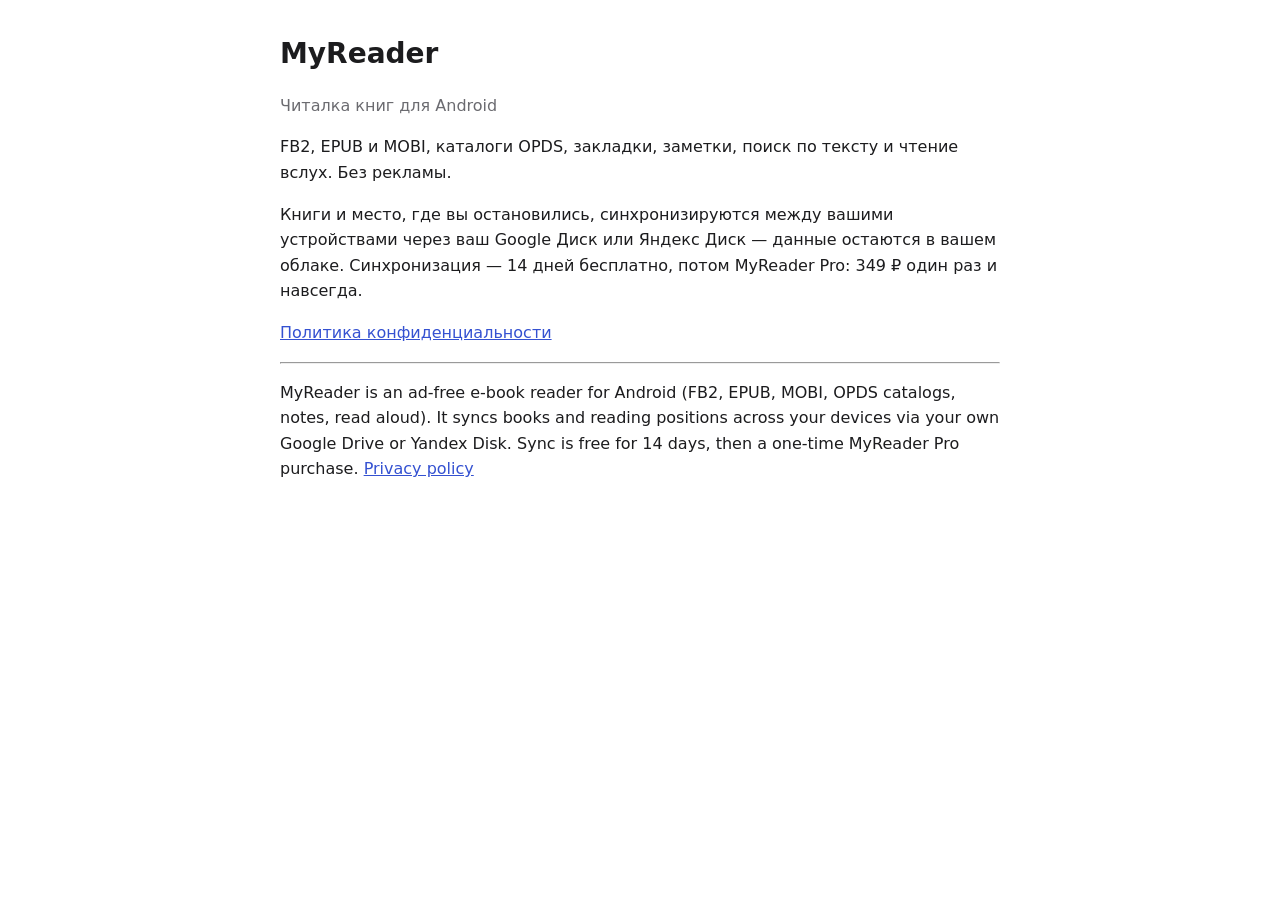
<file: index.html>
<!doctype html>
<html lang="ru"><head><meta charset="utf-8"><meta name="viewport" content="width=device-width,initial-scale=1">
<title>MyReader</title><link rel="stylesheet" href="style.css"></head>
<body><main>
<h1>MyReader</h1>
<p class="muted">Читалка книг для Android</p>
<p>FB2, EPUB и MOBI, каталоги OPDS, закладки, заметки, поиск по тексту и чтение вслух. Без рекламы.</p>
<p>Книги и место, где вы остановились, синхронизируются между вашими устройствами через ваш Google Диск или Яндекс Диск — данные остаются в вашем облаке. Синхронизация — 14 дней бесплатно, потом MyReader Pro: 349 ₽ один раз и навсегда.</p>
<p><a href="privacy.html">Политика конфиденциальности</a></p>
<hr>
<p lang="en">MyReader is an ad-free e-book reader for Android (FB2, EPUB, MOBI, OPDS catalogs, notes, read aloud). It syncs books and reading positions across your devices via your own Google Drive or Yandex Disk. Sync is free for 14 days, then a one-time MyReader Pro purchase. <a href="privacy.html#en">Privacy policy</a></p>
</main></body></html>
</file>
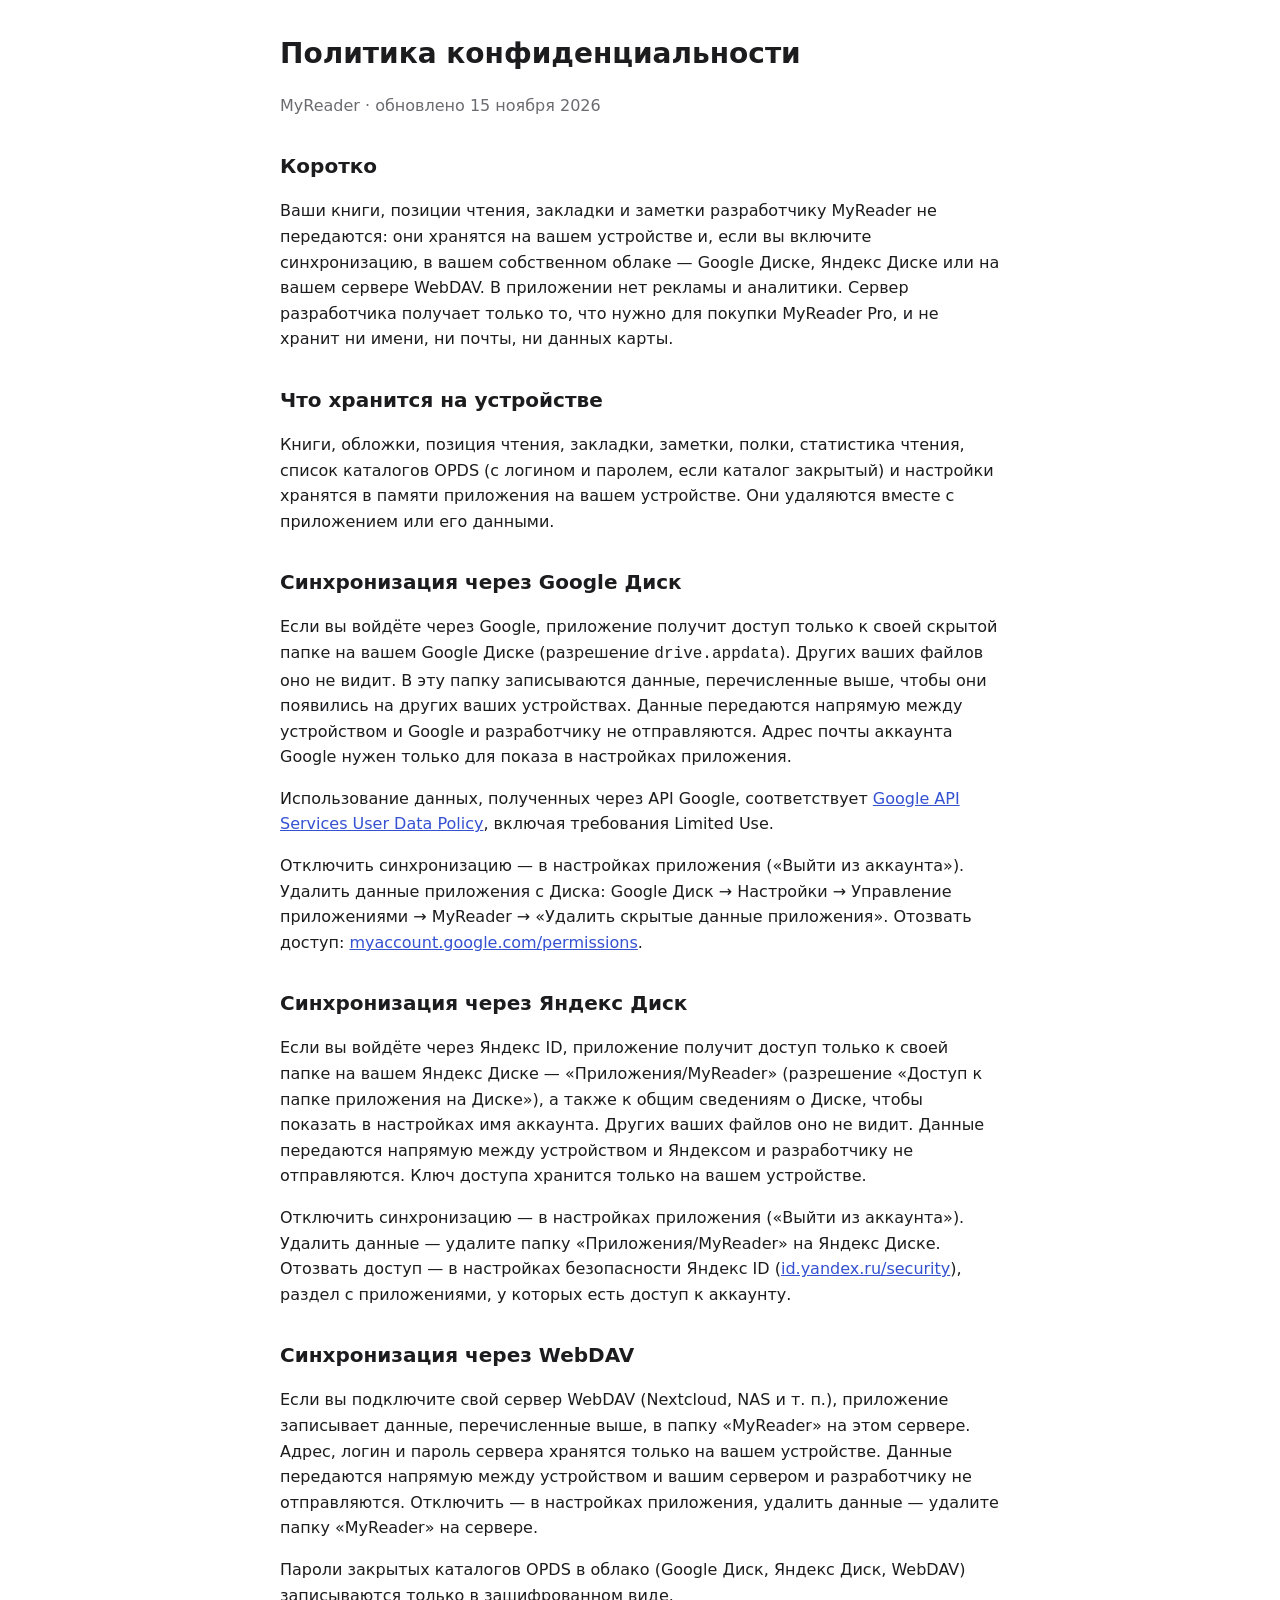
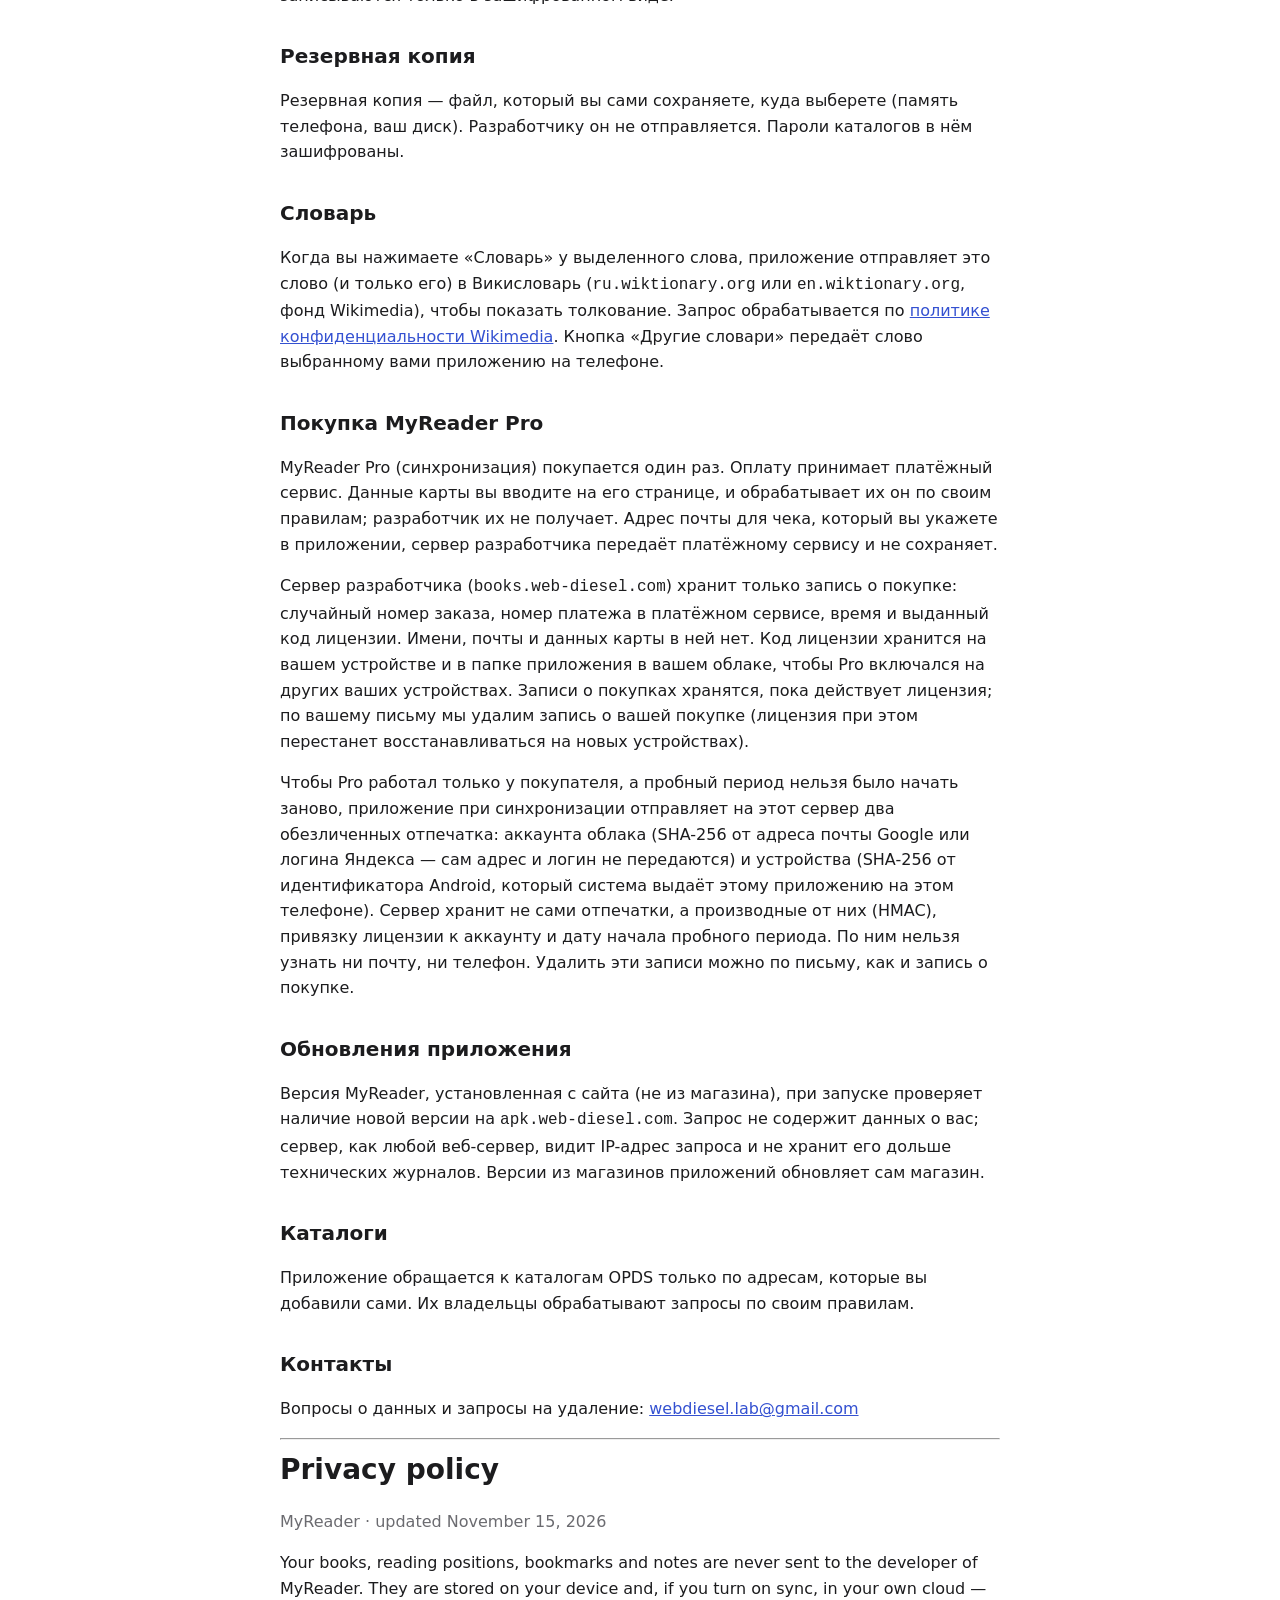
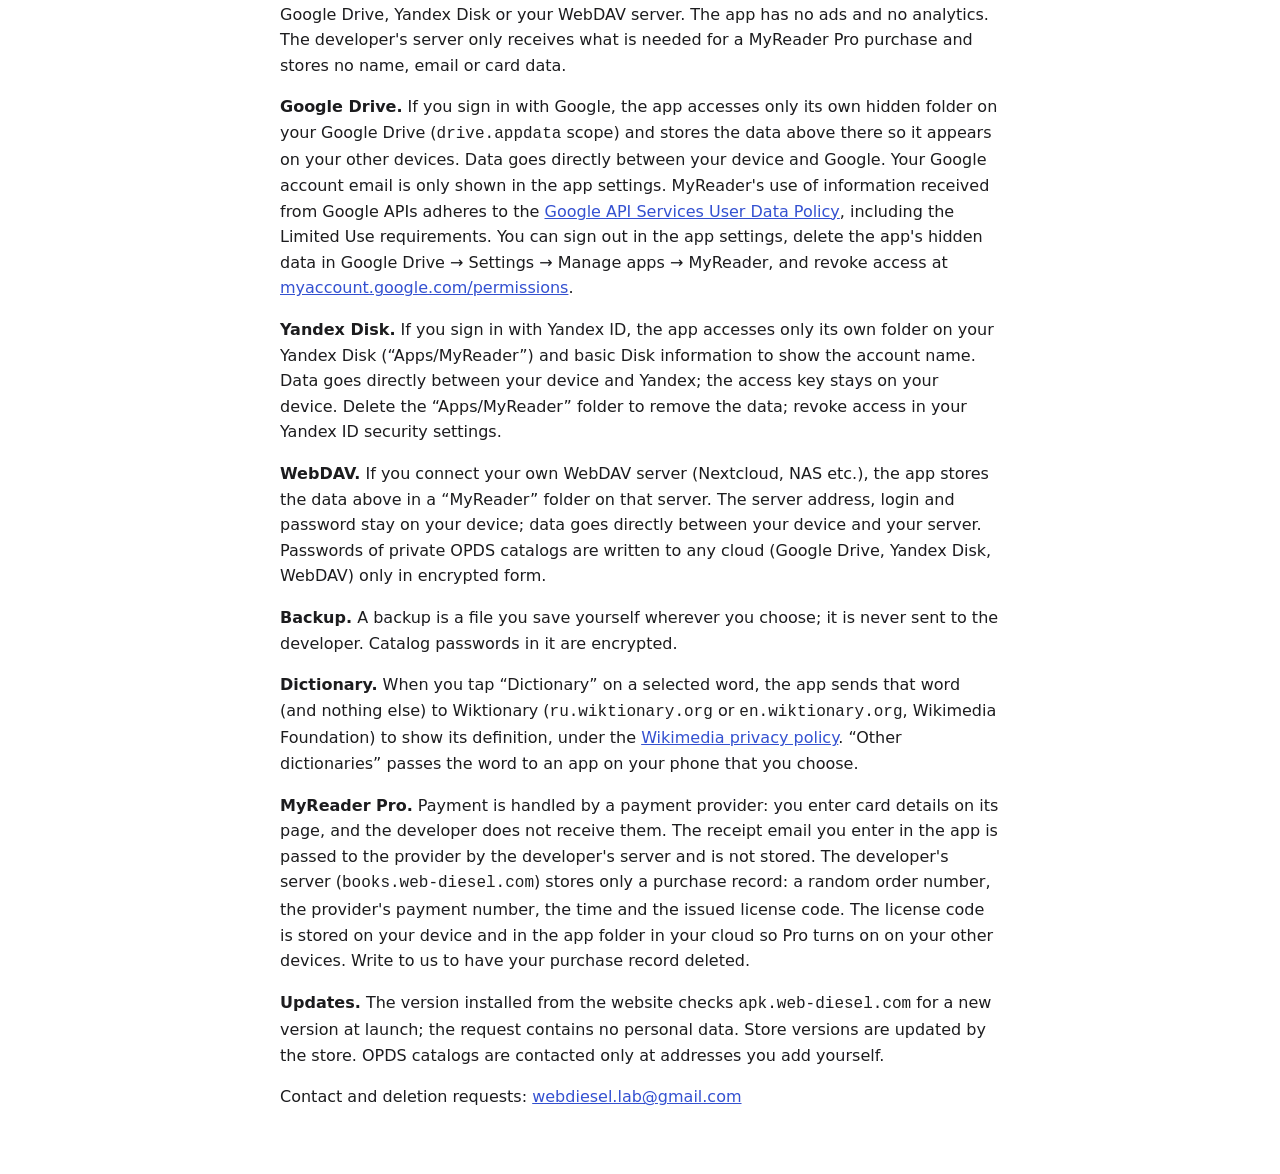
<file: privacy.html>
<!doctype html>
<html lang="ru"><head><meta charset="utf-8"><meta name="viewport" content="width=device-width,initial-scale=1">
<title>MyReader — конфиденциальность</title><link rel="stylesheet" href="style.css"></head>
<body><main>
<h1>Политика конфиденциальности</h1>
<p class="muted">MyReader · обновлено 15 ноября 2026</p>

<h2>Коротко</h2>
<p>Ваши книги, позиции чтения, закладки и заметки разработчику MyReader не передаются: они хранятся на вашем устройстве и, если вы включите синхронизацию, в вашем собственном облаке — Google Диске, Яндекс Диске или на вашем сервере WebDAV. В приложении нет рекламы и аналитики. Сервер разработчика получает только то, что нужно для покупки MyReader Pro, и не хранит ни имени, ни почты, ни данных карты.</p>

<h2>Что хранится на устройстве</h2>
<p>Книги, обложки, позиция чтения, закладки, заметки, полки, статистика чтения, список каталогов OPDS (с логином и паролем, если каталог закрытый) и настройки хранятся в памяти приложения на вашем устройстве. Они удаляются вместе с приложением или его данными.</p>

<h2>Синхронизация через Google Диск</h2>
<p>Если вы войдёте через Google, приложение получит доступ только к своей скрытой папке на вашем Google Диске (разрешение <code>drive.appdata</code>). Других ваших файлов оно не видит. В эту папку записываются данные, перечисленные выше, чтобы они появились на других ваших устройствах. Данные передаются напрямую между устройством и Google и разработчику не отправляются. Адрес почты аккаунта Google нужен только для показа в настройках приложения.</p>
<p>Использование данных, полученных через API Google, соответствует <a href="https://developers.google.com/terms/api-services-user-data-policy">Google API Services User Data Policy</a>, включая требования Limited Use.</p>
<p>Отключить синхронизацию — в настройках приложения («Выйти из аккаунта»). Удалить данные приложения с Диска: Google Диск → Настройки → Управление приложениями → MyReader → «Удалить скрытые данные приложения». Отозвать доступ: <a href="https://myaccount.google.com/permissions">myaccount.google.com/permissions</a>.</p>

<h2>Синхронизация через Яндекс Диск</h2>
<p>Если вы войдёте через Яндекс ID, приложение получит доступ только к своей папке на вашем Яндекс Диске — «Приложения/MyReader» (разрешение «Доступ к папке приложения на Диске»), а также к общим сведениям о Диске, чтобы показать в настройках имя аккаунта. Других ваших файлов оно не видит. Данные передаются напрямую между устройством и Яндексом и разработчику не отправляются. Ключ доступа хранится только на вашем устройстве.</p>
<p>Отключить синхронизацию — в настройках приложения («Выйти из аккаунта»). Удалить данные — удалите папку «Приложения/MyReader» на Яндекс Диске. Отозвать доступ — в настройках безопасности Яндекс ID (<a href="https://id.yandex.ru/security">id.yandex.ru/security</a>), раздел с приложениями, у которых есть доступ к аккаунту.</p>

<h2>Синхронизация через WebDAV</h2>
<p>Если вы подключите свой сервер WebDAV (Nextcloud, NAS и т. п.), приложение записывает данные, перечисленные выше, в папку «MyReader» на этом сервере. Адрес, логин и пароль сервера хранятся только на вашем устройстве. Данные передаются напрямую между устройством и вашим сервером и разработчику не отправляются. Отключить — в настройках приложения, удалить данные — удалите папку «MyReader» на сервере.</p>
<p>Пароли закрытых каталогов OPDS в облако (Google Диск, Яндекс Диск, WebDAV) записываются только в зашифрованном виде.</p>

<h2>Резервная копия</h2>
<p>Резервная копия — файл, который вы сами сохраняете, куда выберете (память телефона, ваш диск). Разработчику он не отправляется. Пароли каталогов в нём зашифрованы.</p>

<h2>Словарь</h2>
<p>Когда вы нажимаете «Словарь» у выделенного слова, приложение отправляет это слово (и только его) в Викисловарь (<code>ru.wiktionary.org</code> или <code>en.wiktionary.org</code>, фонд Wikimedia), чтобы показать толкование. Запрос обрабатывается по <a href="https://foundation.wikimedia.org/wiki/Policy:Privacy_policy">политике конфиденциальности Wikimedia</a>. Кнопка «Другие словари» передаёт слово выбранному вами приложению на телефоне.</p>

<h2>Покупка MyReader Pro</h2>
<p>MyReader Pro (синхронизация) покупается один раз. Оплату принимает платёжный сервис. Данные карты вы вводите на его странице, и обрабатывает их он по своим правилам; разработчик их не получает. Адрес почты для чека, который вы укажете в приложении, сервер разработчика передаёт платёжному сервису и не сохраняет.</p>
<p>Сервер разработчика (<code>books.web-diesel.com</code>) хранит только запись о покупке: случайный номер заказа, номер платежа в платёжном сервисе, время и выданный код лицензии. Имени, почты и данных карты в ней нет. Код лицензии хранится на вашем устройстве и в папке приложения в вашем облаке, чтобы Pro включался на других ваших устройствах. Записи о покупках хранятся, пока действует лицензия; по вашему письму мы удалим запись о вашей покупке (лицензия при этом перестанет восстанавливаться на новых устройствах).</p>
<p>Чтобы Pro работал только у покупателя, а пробный период нельзя было начать заново, приложение при синхронизации отправляет на этот сервер два обезличенных отпечатка: аккаунта облака (SHA-256 от адреса почты Google или логина Яндекса — сам адрес и логин не передаются) и устройства (SHA-256 от идентификатора Android, который система выдаёт этому приложению на этом телефоне). Сервер хранит не сами отпечатки, а производные от них (HMAC), привязку лицензии к аккаунту и дату начала пробного периода. По ним нельзя узнать ни почту, ни телефон. Удалить эти записи можно по письму, как и запись о покупке.</p>

<h2>Обновления приложения</h2>
<p>Версия MyReader, установленная с сайта (не из магазина), при запуске проверяет наличие новой версии на <code>apk.web-diesel.com</code>. Запрос не содержит данных о вас; сервер, как любой веб-сервер, видит IP-адрес запроса и не хранит его дольше технических журналов. Версии из магазинов приложений обновляет сам магазин.</p>

<h2>Каталоги</h2>
<p>Приложение обращается к каталогам OPDS только по адресам, которые вы добавили сами. Их владельцы обрабатывают запросы по своим правилам.</p>

<h2>Контакты</h2>
<p>Вопросы о данных и запросы на удаление: <a href="mailto:webdiesel.lab@gmail.com">webdiesel.lab@gmail.com</a></p>

<hr>
<section id="en" lang="en">
<h1>Privacy policy</h1>
<p class="muted">MyReader · updated November 15, 2026</p>
<p>Your books, reading positions, bookmarks and notes are never sent to the developer of MyReader. They are stored on your device and, if you turn on sync, in your own cloud — Google Drive, Yandex Disk or your WebDAV server. The app has no ads and no analytics. The developer's server only receives what is needed for a MyReader Pro purchase and stores no name, email or card data.</p>
<p><b>Google Drive.</b> If you sign in with Google, the app accesses only its own hidden folder on your Google Drive (<code>drive.appdata</code> scope) and stores the data above there so it appears on your other devices. Data goes directly between your device and Google. Your Google account email is only shown in the app settings. MyReader's use of information received from Google APIs adheres to the <a href="https://developers.google.com/terms/api-services-user-data-policy">Google API Services User Data Policy</a>, including the Limited Use requirements. You can sign out in the app settings, delete the app's hidden data in Google Drive → Settings → Manage apps → MyReader, and revoke access at <a href="https://myaccount.google.com/permissions">myaccount.google.com/permissions</a>.</p>
<p><b>Yandex Disk.</b> If you sign in with Yandex ID, the app accesses only its own folder on your Yandex Disk (“Apps/MyReader”) and basic Disk information to show the account name. Data goes directly between your device and Yandex; the access key stays on your device. Delete the “Apps/MyReader” folder to remove the data; revoke access in your Yandex ID security settings.</p>
<p><b>WebDAV.</b> If you connect your own WebDAV server (Nextcloud, NAS etc.), the app stores the data above in a “MyReader” folder on that server. The server address, login and password stay on your device; data goes directly between your device and your server. Passwords of private OPDS catalogs are written to any cloud (Google Drive, Yandex Disk, WebDAV) only in encrypted form.</p>
<p><b>Backup.</b> A backup is a file you save yourself wherever you choose; it is never sent to the developer. Catalog passwords in it are encrypted.</p>
<p><b>Dictionary.</b> When you tap “Dictionary” on a selected word, the app sends that word (and nothing else) to Wiktionary (<code>ru.wiktionary.org</code> or <code>en.wiktionary.org</code>, Wikimedia Foundation) to show its definition, under the <a href="https://foundation.wikimedia.org/wiki/Policy:Privacy_policy">Wikimedia privacy policy</a>. “Other dictionaries” passes the word to an app on your phone that you choose.</p>
<p><b>MyReader Pro.</b> Payment is handled by a payment provider: you enter card details on its page, and the developer does not receive them. The receipt email you enter in the app is passed to the provider by the developer's server and is not stored. The developer's server (<code>books.web-diesel.com</code>) stores only a purchase record: a random order number, the provider's payment number, the time and the issued license code. The license code is stored on your device and in the app folder in your cloud so Pro turns on on your other devices. Write to us to have your purchase record deleted.</p>
<p><b>Updates.</b> The version installed from the website checks <code>apk.web-diesel.com</code> for a new version at launch; the request contains no personal data. Store versions are updated by the store. OPDS catalogs are contacted only at addresses you add yourself.</p>
<p>Contact and deletion requests: <a href="mailto:webdiesel.lab@gmail.com">webdiesel.lab@gmail.com</a></p>
</section>
</main></body></html>
</file>
<file: style.css>
:root{--bg:#fff;--text:#1c1c1e;--muted:#6b6b70;--accent:#3451D1}
@media (prefers-color-scheme:dark){:root{--bg:#121214;--text:#ececef;--muted:#9a9aa0;--accent:#8ea2ff}}
body{margin:0;background:var(--bg);color:var(--text);font:16px/1.6 system-ui,-apple-system,"Segoe UI",Roboto,sans-serif}
main{max-width:720px;margin:0 auto;padding:32px 16px 64px}
h1{font-size:28px;margin:0 0 8px}h2{font-size:20px;margin:32px 0 8px}
.muted{color:var(--muted)}a{color:var(--accent)}
</file>
